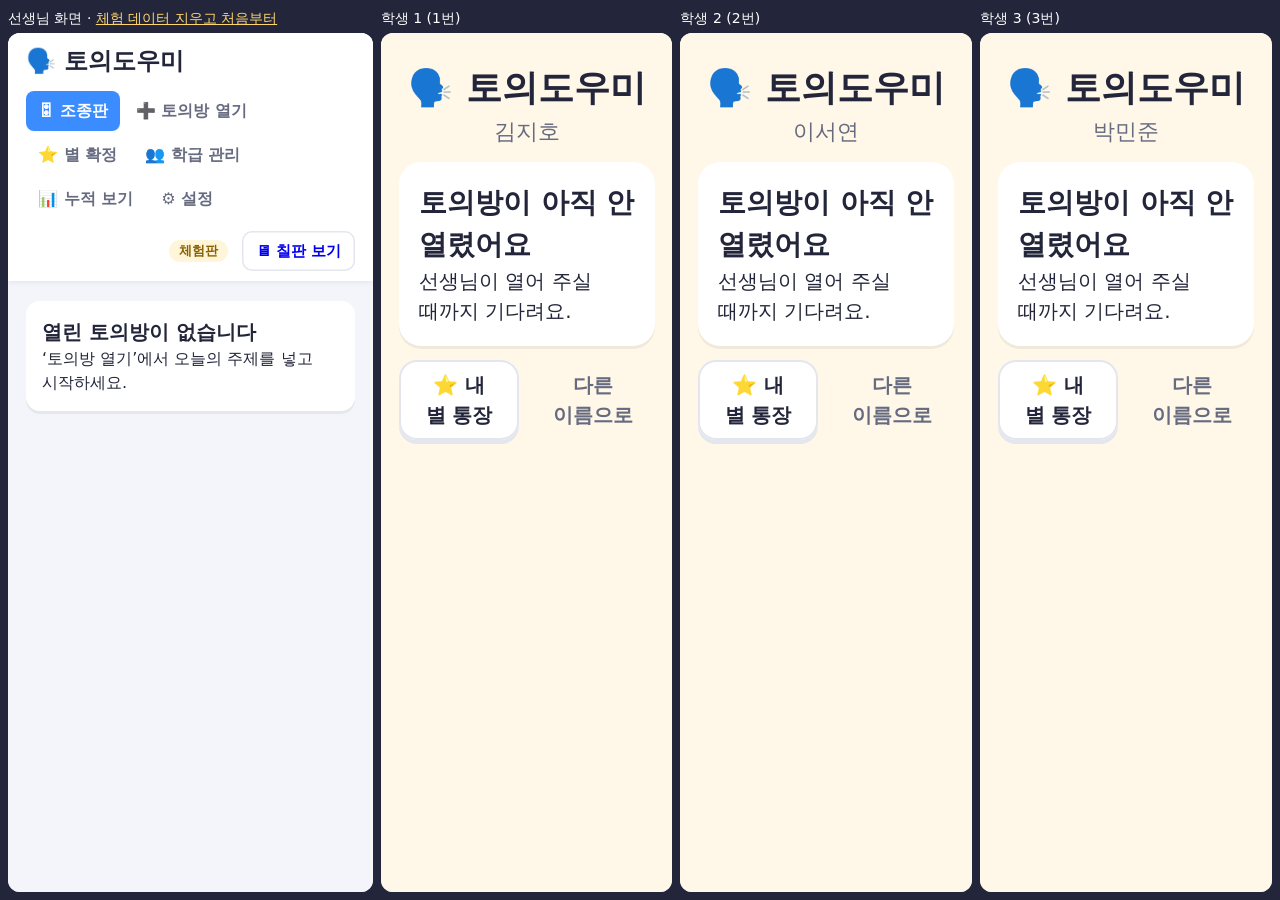
<file: public/demo.html>
<!doctype html>
<html lang="ko">
<head>
  <meta charset="utf-8">
  <meta name="viewport" content="width=device-width, initial-scale=1">
  <meta name="robots" content="noindex">
  <title>토의도우미 · 체험판 (선생님 + 1모둠 3명)</title>
  <link rel="stylesheet" href="css/app.css">
</head>
<body>
  <div class="demo">
    <div><span>선생님 화면 · <a href="#" id="reset" style="color:#ffd66b">체험 데이터 지우고 처음부터</a></span><iframe src="teacher.html?demo"></iframe></div>
    <div><span>학생 1 (1번)</span><iframe src="index.html?demo&u=s01"></iframe></div>
    <div><span>학생 2 (2번)</span><iframe src="index.html?demo&u=s02"></iframe></div>
    <div><span>학생 3 (3번)</span><iframe src="index.html?demo&u=s03"></iframe></div>
  </div>
  <script>
    document.getElementById('reset').onclick = function (e) {
      e.preventDefault();
      if (confirm('체험판 데이터를 모두 지울까요?')) { localStorage.setItem('toui-demo-db', '{}'); location.reload(); }
    };
  </script>
</body>
</html>
</file>
<file: public/css/app.css>
/* 토의도우미 — 크게, 알록달록, 한눈에 */
:root {
  --red: #ff6b4a; --red-bg: #fff0ea; --blue: #3b8cff; --blue-bg: #eaf3ff;
  --green: #2fbf71; --green-bg: #e8f9ef; --yellow: #ffb400; --yellow-bg: #fff6d9; --pink: #ff7eb6;
  --ink: #23263a; --sub: #666b80; --line: #e4e6ee; --bg: #fff7e8; --card: #fff;
  --calm: #33507a; --r: 22px;
}
* { box-sizing: border-box; -webkit-tap-highlight-color: transparent; }
html, body { margin: 0; height: 100%; }
body { font-family: "Pretendard", "Apple SD Gothic Neo", "Noto Sans KR", "Malgun Gothic", system-ui, sans-serif; font-size: 20px; line-height: 1.5; color: var(--ink); background: var(--bg); word-break: keep-all; }
h1, h2, h3, p { margin: 0; }
h1 { font-size: 36px; } h2 { font-size: 28px; } h3 { font-size: 22px; }
small { font-size: 0.75em; color: var(--sub); font-weight: 500; }
em { font-style: normal; color: var(--sub); }
button, input, textarea, select { font: inherit; color: inherit; }
textarea, input[type=text], input[type=number], select { width: 100%; border: 3px solid var(--line); border-radius: 14px; padding: 10px 14px; background: #fff; }
textarea { resize: vertical; min-height: 64px; }
textarea:focus, input:focus, select:focus { outline: none; border-color: var(--blue); }
[hidden] { display: none !important; }

.btn { min-height: 64px; padding: 10px 22px; border: 0; border-radius: 18px; background: #fff; box-shadow: 0 4px 0 var(--line), 0 0 0 2px var(--line) inset; font-weight: 700; cursor: pointer; transition: transform .12s; }
.btn:active:not(:disabled), .person:active, .method:active:not(:disabled), .sticker:active, .star:active, .face:active, .key:active, .bar button:active { transform: scale(.93) translateY(3px); }
.btn.primary { background: var(--blue); color: #fff; box-shadow: 0 5px 0 #2468c9; }
.btn.big { font-size: 26px; min-height: 76px; width: 100%; }
.btn.ghost { background: transparent; box-shadow: none; color: var(--sub); }
.btn.stop { background: var(--red); color: #fff; box-shadow: 0 5px 0 #c9462b; }
.btn:disabled { opacity: .45; cursor: default; }
.btn small { display: block; color: inherit; opacity: .85; }
.row { display: flex; gap: 12px; margin-top: 12px; } .row > * { flex: 1; }
.card { background: var(--card); border-radius: var(--r); padding: 20px; margin: 14px 0; box-shadow: 0 3px 0 rgba(0, 0, 0, .06); }
.card > h3 { margin-bottom: 10px; }
.hint { color: #9a6a00; background: var(--yellow-bg); border-radius: 12px; padding: 8px 14px; margin-top: 10px; font-size: 18px; }
.ok { color: #128a48; font-weight: 700; margin-top: 10px; }
.err { color: #d43c1e; min-height: 30px; font-weight: 700; }
.plain { list-style: none; padding: 0; margin: 0; } .plain li { padding: 6px 0; border-bottom: 1px dashed var(--line); } .plain li:last-child { border: 0; }
.small { font-size: 17px; }
.center { min-height: 100vh; display: flex; flex-direction: column; align-items: center; justify-content: center; gap: 14px; text-align: center; padding: 24px; }
.center2 { text-align: center; }
.spin { width: 54px; height: 54px; border: 7px solid var(--line); border-top-color: var(--blue); border-radius: 50%; animation: spin 1s linear infinite; margin: 10px auto; }
.spin.small { width: 34px; height: 34px; border-width: 5px; }
@keyframes spin { to { transform: rotate(360deg); } }
#toast { position: fixed; left: 50%; bottom: 120px; transform: translate(-50%, 30px); background: var(--ink); color: #fff; padding: 12px 22px; border-radius: 99px; opacity: 0; pointer-events: none; transition: .25s; z-index: 90; font-weight: 700; max-width: 90vw; }
#toast.show { opacity: 1; transform: translate(-50%, 0); }

/* 역할 색 */
.c-red { --c: var(--red); --cb: var(--red-bg); } .c-blue { --c: var(--blue); --cb: var(--blue-bg); }
.c-green { --c: var(--green); --cb: var(--green-bg); } .c-yellow { --c: var(--yellow); --cb: var(--yellow-bg); } .c-gray { --c: #999; --cb: #eee; }

/* 로그인·입장 */
.login, .home { max-width: 860px; margin: 0 auto; padding: 28px 18px 60px; }
.login h1, .home h1 { text-align: center; } .sub { text-align: center; color: var(--sub); margin-bottom: 14px; font-size: 22px; }
.namegrid { display: grid; grid-template-columns: repeat(auto-fill, minmax(190px, 1fr)); gap: 14px; }
.namegrid section { background: #fff; border-radius: var(--r); padding: 12px; display: flex; flex-direction: column; gap: 8px; }
.namegrid h3 { text-align: center; color: var(--sub); font-size: 18px; }
.btn.name { font-size: 24px; }
.pindots { display: flex; gap: 14px; } .pindots i { width: 26px; height: 26px; border-radius: 50%; border: 4px solid var(--blue); } .pindots i.on { background: var(--blue); }
.keys { display: grid; grid-template-columns: repeat(3, 92px); gap: 12px; }
.key { height: 80px; font-size: 32px; font-weight: 800; border: 0; border-radius: 20px; background: #fff; box-shadow: 0 5px 0 var(--line); cursor: pointer; }
.topiccard { background: linear-gradient(135deg, #fff, #fff3c9); text-align: center; } .topiccard h2 { font-size: 32px; }
.rolecard { background: var(--cb); border: 4px solid var(--c); }
.bigrole { display: flex; align-items: center; gap: 16px; padding: 6px 0; } .bigrole span { font-size: 60px; line-height: 1; } .bigrole b { font-size: 32px; display: block; }
.bigscore { font-size: 64px; text-align: center; color: var(--blue); } .bigscore span { font-size: 24px; color: var(--sub); margin-left: 6px; }
.row3 { display: grid; grid-template-columns: repeat(3, 1fr); gap: 10px; text-align: center; margin: 12px 0; }
.row3 div { background: var(--bg); border-radius: 16px; padding: 12px 4px; } .row3 span { font-size: 34px; display: block; } .row3 b { font-size: 30px; display: block; }
.loglist { list-style: none; padding: 0; margin: 0; } .loglist li { padding: 10px 0; border-bottom: 1px dashed var(--line); } .loglist span { display: block; color: var(--sub); }

/* 토의 화면 틀 */
.talk { height: 100vh; height: 100dvh; display: flex; flex-direction: column; }
.top { background: #fff; box-shadow: 0 2px 10px rgba(0, 0, 0, .08); z-index: 5; }
.gm { display: block; width: 100%; max-width: 900px; max-height: 150px; margin: 0 auto; }
.gm-cur { animation: bob 1.4s ease-in-out infinite; transform-box: fill-box; transform-origin: center; }
@keyframes bob { 50% { transform: translateY(-4px); } }
.notice { background: var(--ink); color: #fff; text-align: center; padding: 8px 14px; font-weight: 700; }
.notice.ro { background: #7a3cff; } .notice.help { background: var(--red); border-radius: 14px; margin-top: 12px; }
.talk main { flex: 1; overflow-y: auto; padding: 14px 16px 30px; max-width: 900px; width: 100%; margin: 0 auto; }
.bar { display: grid; grid-template-columns: repeat(4, 1fr); gap: 8px; padding: 8px 10px calc(8px + env(safe-area-inset-bottom)); background: #fff; box-shadow: 0 -2px 10px rgba(0, 0, 0, .08); }
.bar button { min-height: 68px; border: 0; border-radius: 16px; background: var(--bg); font-weight: 700; font-size: 18px; cursor: pointer; transition: transform .12s; }
.bar button span { display: block; font-size: 26px; line-height: 1.1; }
.bar .pausebtn { background: #e3ecfa; color: var(--calm); }

.badge { display: flex; align-items: center; gap: 14px; background: var(--c); color: #fff; border-radius: var(--r); padding: 12px 18px; }
.badge .icons { font-size: 46px; line-height: 1; background: #fff; border-radius: 18px; padding: 6px 10px; }
.badge b { font-size: 28px; display: block; line-height: 1.2; } .badge em { color: rgba(255, 255, 255, .9); font-size: 17px; }
.badge .stg { margin-left: auto; text-align: right; } .badge .stg small { color: rgba(255, 255, 255, .9); display: block; } .badge .stg b { font-size: 22px; }
.c-yellow.badge, .c-yellow.badge em, .c-yellow.badge .stg small { color: #4a3500; }

.bubble { position: relative; display: flex; gap: 12px; align-items: flex-start; background: #fff; border: 4px solid var(--c); border-radius: 26px; padding: 14px 18px; margin: 16px 0 0; }
.bubble .who { font-size: 34px; line-height: 1.2; }
.bubble p { font-size: 28px; font-weight: 800; line-height: 1.35; } .bubble p + p { margin-top: 6px; padding-top: 6px; border-top: 2px dashed var(--line); }
.bubble::after { content: ""; position: absolute; left: 34px; top: -16px; border: 8px solid transparent; border-bottom-color: var(--c); }
.todo { list-style: none; padding: 0; margin: 12px 4px; display: flex; flex-wrap: wrap; gap: 8px 18px; font-weight: 600; }
.turn { background: var(--yellow-bg); border: 3px dashed var(--yellow); border-radius: 18px; padding: 14px; text-align: center; font-size: 24px; font-weight: 700; margin: 14px 0; }
.turn.mine { background: var(--yellow); border-style: solid; font-size: 28px; animation: pop .5s; } .turn.wait { background: #fff; border-color: var(--line); color: var(--sub); }
.promises { margin: 0; padding-left: 34px; font-size: 26px; font-weight: 700; } .promises li { padding: 6px 0; } .promises li::marker { color: var(--red); }

.noteform label { display: block; margin: 12px 0; } .noteform b { display: inline-block; background: var(--yellow); border-radius: 10px; padding: 2px 12px; margin-bottom: 6px; }
.frame { display: block; font-size: 24px; font-weight: 700; } .frame textarea { margin: 6px 0; font-size: 24px; font-weight: 500; }
.topicline { color: var(--sub); }
.mynote { background: #fffbe0; border: 3px solid var(--yellow); } .mynote u { text-decoration-color: var(--yellow); text-decoration-thickness: 4px; }
.bignote p { font-size: 28px; font-weight: 700; margin: 8px 0; } .mynote b { background: var(--yellow); border-radius: 8px; padding: 0 8px; font-size: .8em; margin-right: 6px; }

.tool { background: var(--cb); border: 4px solid var(--c); border-radius: var(--r); padding: 16px; margin: 16px 0; }
.tool > h3 { margin-bottom: 10px; } .tool .saved { font-size: 16px; color: #128a48; margin-left: 8px; }
.status { font-size: 24px; font-weight: 800; margin-bottom: 10px; }
.people { display: grid; grid-template-columns: repeat(auto-fit, minmax(150px, 1fr)); gap: 10px; margin: 10px 0; }
.person { min-height: 76px; border: 3px solid var(--line); border-radius: 18px; background: #fff; cursor: pointer; padding: 8px; transition: transform .12s; touch-action: manipulation; user-select: none; -webkit-user-select: none; }
.person b { display: block; font-size: 24px; } .person em { font-size: 15px; }
.person.on { border-color: var(--c, var(--blue)); background: var(--c, var(--blue)); color: #fff; } .person.on em { color: #fff; }
.person.spoke:not(.on) { background: #f4f6fa; }
.next { margin-top: 12px; } .timeup { text-align: center; font-weight: 800; color: #d43c1e; margin-top: 8px; animation: pop .6s; }
.timerbox { position: relative; width: 190px; height: 190px; margin: 4px auto 12px; }
.ring { width: 100%; height: 100%; } .ring circle { fill: none; stroke-width: 12; } .ring .bg { stroke: #fff; } .ring .fg { stroke: var(--green); stroke-linecap: round; transition: stroke-dashoffset .25s linear; }
.timerbox b { position: absolute; inset: 0; display: flex; align-items: center; justify-content: center; font-size: 50px; font-weight: 800; font-variant-numeric: tabular-nums; }
.timerbox.warn .fg { stroke: var(--red); } .timerbox.warn b { color: var(--red); }
.stagebar { display: flex; align-items: center; gap: 10px; } .stagebar .track { flex: 1; height: 18px; background: #fff; border-radius: 99px; overflow: hidden; }
.stagebar i { display: block; height: 100%; background: var(--green); border-radius: 99px; transition: width .25s linear; } .stagebar i.low { background: var(--red); }
.stagebar span { font-weight: 800; font-variant-numeric: tabular-nums; min-width: 70px; text-align: right; }
.field { margin: 12px 0; } .field > b { display: block; margin-bottom: 4px; }
.oprow { display: flex; gap: 8px; align-items: flex-start; margin: 6px 0; } .oprow span { width: 84px; flex: none; font-weight: 700; padding-top: 10px; }
.stickers { display: grid; grid-template-columns: repeat(auto-fit, minmax(150px, 1fr)); gap: 10px; margin-top: 10px; animation: pop .3s; }
.sticker { border: 3px solid var(--yellow); border-radius: 18px; background: #fff; padding: 10px 6px; cursor: pointer; transition: transform .12s; }
.sticker span { font-size: 40px; display: block; line-height: 1.1; } .sticker b { display: block; font-size: 18px; } .sticker em { font-size: 14px; }
.methods { display: grid; grid-template-columns: repeat(auto-fit, minmax(170px, 1fr)); gap: 10px; } .methods.three { grid-template-columns: repeat(3, 1fr); }
.method { border: 3px solid var(--line); border-radius: 18px; background: #fff; padding: 12px 8px; cursor: pointer; transition: transform .12s; color: var(--ink); }
.method span { font-size: 36px; display: block; line-height: 1.1; } .method b { display: block; font-size: 22px; } .method em { font-size: 15px; display: block; }
.method.on { border-color: var(--blue); background: var(--blue-bg); box-shadow: 0 0 0 3px var(--blue) inset; } .method:disabled { cursor: default; opacity: 1; }

.beads h3 { font-size: 18px; color: var(--sub); } .beadrows { display: flex; flex-wrap: wrap; gap: 8px 22px; }
.beadrow { display: inline-flex; align-items: center; gap: 4px; min-height: 30px; } .beadrow b { margin-right: 6px; } .beadrow em { font-size: 15px; }
.bead { width: 22px; height: 22px; border-radius: 50%; display: inline-block; box-shadow: inset -3px -3px 0 rgba(0, 0, 0, .15), inset 3px 3px 0 rgba(255, 255, 255, .35); }
.bead.roll { animation: roll .7s cubic-bezier(.2, .8, .3, 1.2); }
@keyframes roll { from { transform: translateX(80px) rotate(360deg); opacity: 0; } }
@keyframes pop { 0% { transform: scale(.7); opacity: 0; } 70% { transform: scale(1.06); } }

.decision { text-align: center; border: 4px solid #7a63f0; } .decision h2 { font-size: 32px; margin: 6px 0; }
.agreedots { display: flex; flex-wrap: wrap; gap: 8px; margin: 8px 0; } .agreedots span { background: var(--bg); border-radius: 99px; padding: 4px 14px; font-weight: 700; } .agreedots .on { background: var(--green-bg); color: #128a48; }
.steps { display: flex; gap: 6px; margin: 14px 0 0; flex-wrap: wrap; } .steps span { flex: 1; text-align: center; background: #fff; border-radius: 99px; padding: 4px 6px; font-size: 15px; font-weight: 700; color: var(--sub); white-space: nowrap; }
.steps .on { background: #e163c7; color: #fff; } .steps .done { background: #f6d6ee; }
.praise li { font-size: 24px; }
.compare { display: flex; gap: 10px; align-items: center; } .compare > div:not(.arrow) { flex: 1; background: var(--bg); border-radius: 16px; padding: 12px; } .compare .arrow { font-size: 30px; }
.ratecard { text-align: center; } .ratecard h2 { font-size: 36px; margin-bottom: 8px; } .ratecard p { margin-top: 12px; }
.stars { margin: 4px 0 10px; } .stars em { display: block; min-height: 30px; font-weight: 700; color: var(--ink); }
.star { font-size: 60px; line-height: 1; border: 0; background: none; color: #dcdfe8; cursor: pointer; padding: 0 6px; transition: transform .12s; } .star.on { color: var(--yellow); }
.reflq { margin: 14px 0; display: block; } .faces { display: flex; gap: 12px; margin-top: 6px; }
.face { flex: 1; font-size: 46px; min-height: 76px; border: 3px solid var(--line); border-radius: 18px; background: #fff; cursor: pointer; transition: transform .12s; } .face.on { border-color: var(--pink); background: #ffe9f3; }
.result { text-align: center; }

/* 덮개·창 */
.modal { position: fixed; inset: 0; background: rgba(20, 24, 40, .5); display: flex; align-items: flex-end; justify-content: center; z-index: 30; }
.sheet { background: #fff; width: 100%; max-width: 820px; max-height: 88vh; overflow-y: auto; border-radius: 28px 28px 0 0; padding: 24px 20px; animation: up .25s; }
.sheet h2 { margin-bottom: 12px; } @keyframes up { from { transform: translateY(40px); opacity: 0; } }
.mediations { list-style: none; padding: 0; margin: 0 0 16px; } .mediations li { font-size: 26px; font-weight: 700; background: var(--blue-bg); border-radius: 18px; padding: 12px 18px; margin: 10px 0; }
.recrow { border-bottom: 1px dashed var(--line); padding: 10px 0; } .recrow b { color: var(--blue); } .recrow u { text-decoration: none; font-weight: 700; margin-right: 6px; }
.cover { position: fixed; inset: 0; z-index: 60; display: flex; align-items: center; justify-content: center; text-align: center; color: #fff; padding: 20px; }
.cover.calm { background: var(--calm); z-index: 50; } .cover.freeze { background: #23263a; }
.cover h1 { font-size: 52px; } .cover p { font-size: 30px; margin-top: 10px; }
.count { font-size: 120px; font-weight: 800; line-height: 1.2; } .eyes { font-size: 110px; }
.pausebox { background: #fff; color: var(--ink); border-radius: 28px; padding: 24px; max-width: 760px; width: 100%; max-height: 92vh; overflow: auto; } .pausebox h3 { margin: 10px 0; }
.stkpop { position: fixed; inset: 0; z-index: 80; display: flex; align-items: center; justify-content: center; pointer-events: none; background: rgba(255, 255, 255, .55); animation: fade 2.4s forwards; }
.stkpop div { text-align: center; animation: pop .5s; } .stkpop span { font-size: 170px; display: block; line-height: 1.1; } .stkpop b { font-size: 40px; display: block; } .stkpop em { font-size: 22px; }
@keyframes fade { 0%, 80% { opacity: 1; } 100% { opacity: 0; } }
body.ro #app { pointer-events: none; } body.ro .talk main { pointer-events: auto; }
body.ro button, body.ro textarea, body.ro input { pointer-events: none; }

/* ── 교사 화면 ── */
body.teacher { font-size: 16px; background: #f3f5fa; }
.teacher h1 { font-size: 24px; } .teacher h2 { font-size: 20px; } .teacher h3 { font-size: 17px; }
.teacher .btn { min-height: 40px; padding: 6px 14px; border-radius: 10px; box-shadow: 0 0 0 1.5px var(--line) inset; font-size: 15px; }
.teacher .btn.primary { box-shadow: none; } .teacher .btn.danger { background: #fff0ea; color: #c9302c; } .teacher .btn.on { background: var(--ink); color: #fff; }
.teacher textarea, .teacher input, .teacher select { border-width: 1.5px; border-radius: 8px; padding: 6px 10px; min-height: 0; }
.teacher .card { padding: 16px; border-radius: 14px; margin: 12px 0; }
.thead { display: flex; align-items: center; gap: 12px; background: #fff; padding: 10px 18px; position: sticky; top: 0; z-index: 10; box-shadow: 0 1px 6px rgba(0, 0, 0, .08); flex-wrap: wrap; }
.tabs { display: flex; gap: 4px; flex-wrap: wrap; } .tabs button { border: 0; background: none; padding: 8px 12px; border-radius: 8px; font-weight: 700; cursor: pointer; color: var(--sub); }
.tabs button.on { background: var(--blue); color: #fff; }
.tmain { max-width: 1280px; margin: 0 auto; padding: 8px 18px 60px; }
.ctrl { display: flex; flex-wrap: wrap; gap: 8px; align-items: center; margin: 8px 0; } .ctrl > b { min-width: 84px; }
.ctrl input[type=text] { flex: 1; min-width: 200px; } .ctrl input[type=number] { width: 80px; }
.freezebtn { font-size: 18px !important; min-height: 52px !important; background: var(--red) !important; color: #fff !important; box-shadow: none !important; }
.freezebtn.on { background: var(--green) !important; }
table { border-collapse: collapse; width: 100%; background: #fff; } th, td { border-bottom: 1px solid var(--line); padding: 7px 8px; text-align: left; vertical-align: middle; } th { font-size: 13px; color: var(--sub); white-space: nowrap; }
tr.sel td { background: var(--blue-bg); } tr.click { cursor: pointer; } tr.alert td { background: #ffe5df; }
.mini { display: inline-flex; gap: 3px; vertical-align: middle; } .mini i { width: 18px; height: 18px; border-radius: 50%; display: inline-flex; align-items: center; justify-content: center; font-style: normal; font-size: 11px; color: #fff; font-weight: 800; } .mini i.on { width: 24px; height: 24px; box-shadow: 0 0 0 3px rgba(0, 0, 0, .15); }
.teacher .bead { width: 12px; height: 12px; } .teacher .beadrow { min-height: 0; font-size: 13px; } .teacher .beadrow em { font-size: 12px; } .teacher .beadrows { gap: 2px 12px; }
.tag { display: inline-block; border-radius: 99px; padding: 1px 10px; font-size: 13px; font-weight: 700; background: #eef0f6; margin: 1px 2px; white-space: nowrap; }
.tag.red { background: var(--red); color: #fff; } .tag.green { background: var(--green-bg); color: #128a48; } .tag.yellow { background: var(--yellow-bg); color: #8a6100; } .tag.blue { background: var(--blue-bg); color: #1d5fc4; }
.grid2 { display: grid; grid-template-columns: 1fr 1fr; gap: 14px; } @media (max-width: 900px) { .grid2 { grid-template-columns: 1fr; } }
.gcards { display: grid; grid-template-columns: repeat(auto-fill, minmax(280px, 1fr)); gap: 12px; }
.gcard { background: #fff; border-radius: 14px; padding: 12px; } .gcard h3 { display: flex; justify-content: space-between; align-items: center; margin-bottom: 6px; } .gcard ul { list-style: none; padding: 0; margin: 0; } .gcard li { display: flex; justify-content: space-between; gap: 6px; padding: 3px 0; align-items: center; }
.matrix td, .matrix th { text-align: center; padding: 5px; font-size: 14px; } .matrix td.self { background: #f0f1f5; }
.recview p { margin: 4px 0; } .recview b { color: var(--blue); }
.viewer { position: fixed; inset: 0; background: rgba(20, 24, 40, .6); z-index: 40; display: flex; flex-direction: column; align-items: center; padding: 16px; gap: 10px; }
.viewer iframe { flex: 1; width: min(100%, 820px); border: 0; border-radius: 16px; background: #fff; }
.times { display: grid; grid-template-columns: repeat(4, 1fr); gap: 8px; } .times label { font-size: 13px; }
.lines td textarea { min-width: 150px; font-size: 14px; }
.muted { color: var(--sub); font-size: 14px; }
.flag { color: #c9302c; font-weight: 700; }

/* ── 칠판 보기 ── */
body.board { background: #1f2437; color: #fff; font-size: 28px; }
.board .wrap { padding: 3vh 4vw; min-height: 100vh; display: flex; flex-direction: column; gap: 2vh; }
.board .btopic { font-size: 4.5vh; color: #ffd66b; font-weight: 800; }
.board .bstage { display: flex; align-items: baseline; gap: 3vw; } .board .bstage b { font-size: 11vh; line-height: 1.1; } .board .btime { font-size: 11vh; font-weight: 800; font-variant-numeric: tabular-nums; margin-left: auto; color: #7fe0a7; }
.board .bdesc { font-size: 4vh; opacity: .85; }
.board .brows { display: grid; grid-template-columns: repeat(2, 1fr); gap: 1.5vh 3vw; flex: 1; align-content: center; }
.board .brow { display: flex; align-items: center; gap: 1.5vw; background: rgba(255, 255, 255, .08); border-radius: 18px; padding: 1.4vh 1.5vw; cursor: pointer; font-size: 3.4vh; font-weight: 700; }
.board .mini i { width: 3.2vh; height: 3.2vh; font-size: 2vh; } .board .mini i.on { width: 4.6vh; height: 4.6vh; font-size: 2.8vh; }
.board .bdec { flex: 1; display: flex; flex-direction: column; justify-content: center; text-align: center; gap: 3vh; } .board .bdec h1 { font-size: 9vh; line-height: 1.25; } .board .bdec p { font-size: 4.5vh; }
.board .btn { background: rgba(255, 255, 255, .15); color: #fff; box-shadow: none; min-height: 48px; font-size: 20px; }
.board .notice { border-radius: 14px; background: #ffd66b; color: #23263a; font-size: 4vh; }

.askrec { background: #fff; border-radius: 16px; padding: 10px 14px; margin: 10px 0; border: 2px dashed var(--blue); }
.askrec p { font-size: 24px; font-weight: 800; } .askrec em { display: block; font-size: 16px; } .askrec em.done { color: #128a48; } .askrec em span { color: var(--ink); }
.btn.back { width: 100%; margin-top: 6px; min-height: 52px; font-size: 18px; }
.askbox { border: 4px solid var(--yellow); text-align: center; }
a.btn { display: inline-flex; align-items: center; text-decoration: none; }
/* 체험판 */
.demo { display: grid; grid-template-columns: 1.25fr 1fr 1fr 1fr; gap: 8px; height: 100vh; padding: 8px; background: #23263a; }
.demo iframe { width: 100%; height: 100%; border: 0; border-radius: 12px; background: #fff; } .demo div { display: flex; flex-direction: column; gap: 4px; color: #fff; font-size: 14px; min-width: 0; }
@media (max-width: 640px) { .badge { flex-wrap: wrap; } .badge .stg { margin-left: 0; width: 100%; text-align: left; display: flex; gap: 8px; align-items: baseline; }  .bubble p { font-size: 24px; } .badge b { font-size: 22px; } .badge .icons { font-size: 34px; } .oprow { flex-direction: column; } .oprow span { padding: 0; width: auto; } .methods.three { grid-template-columns: 1fr; } }
</file>
